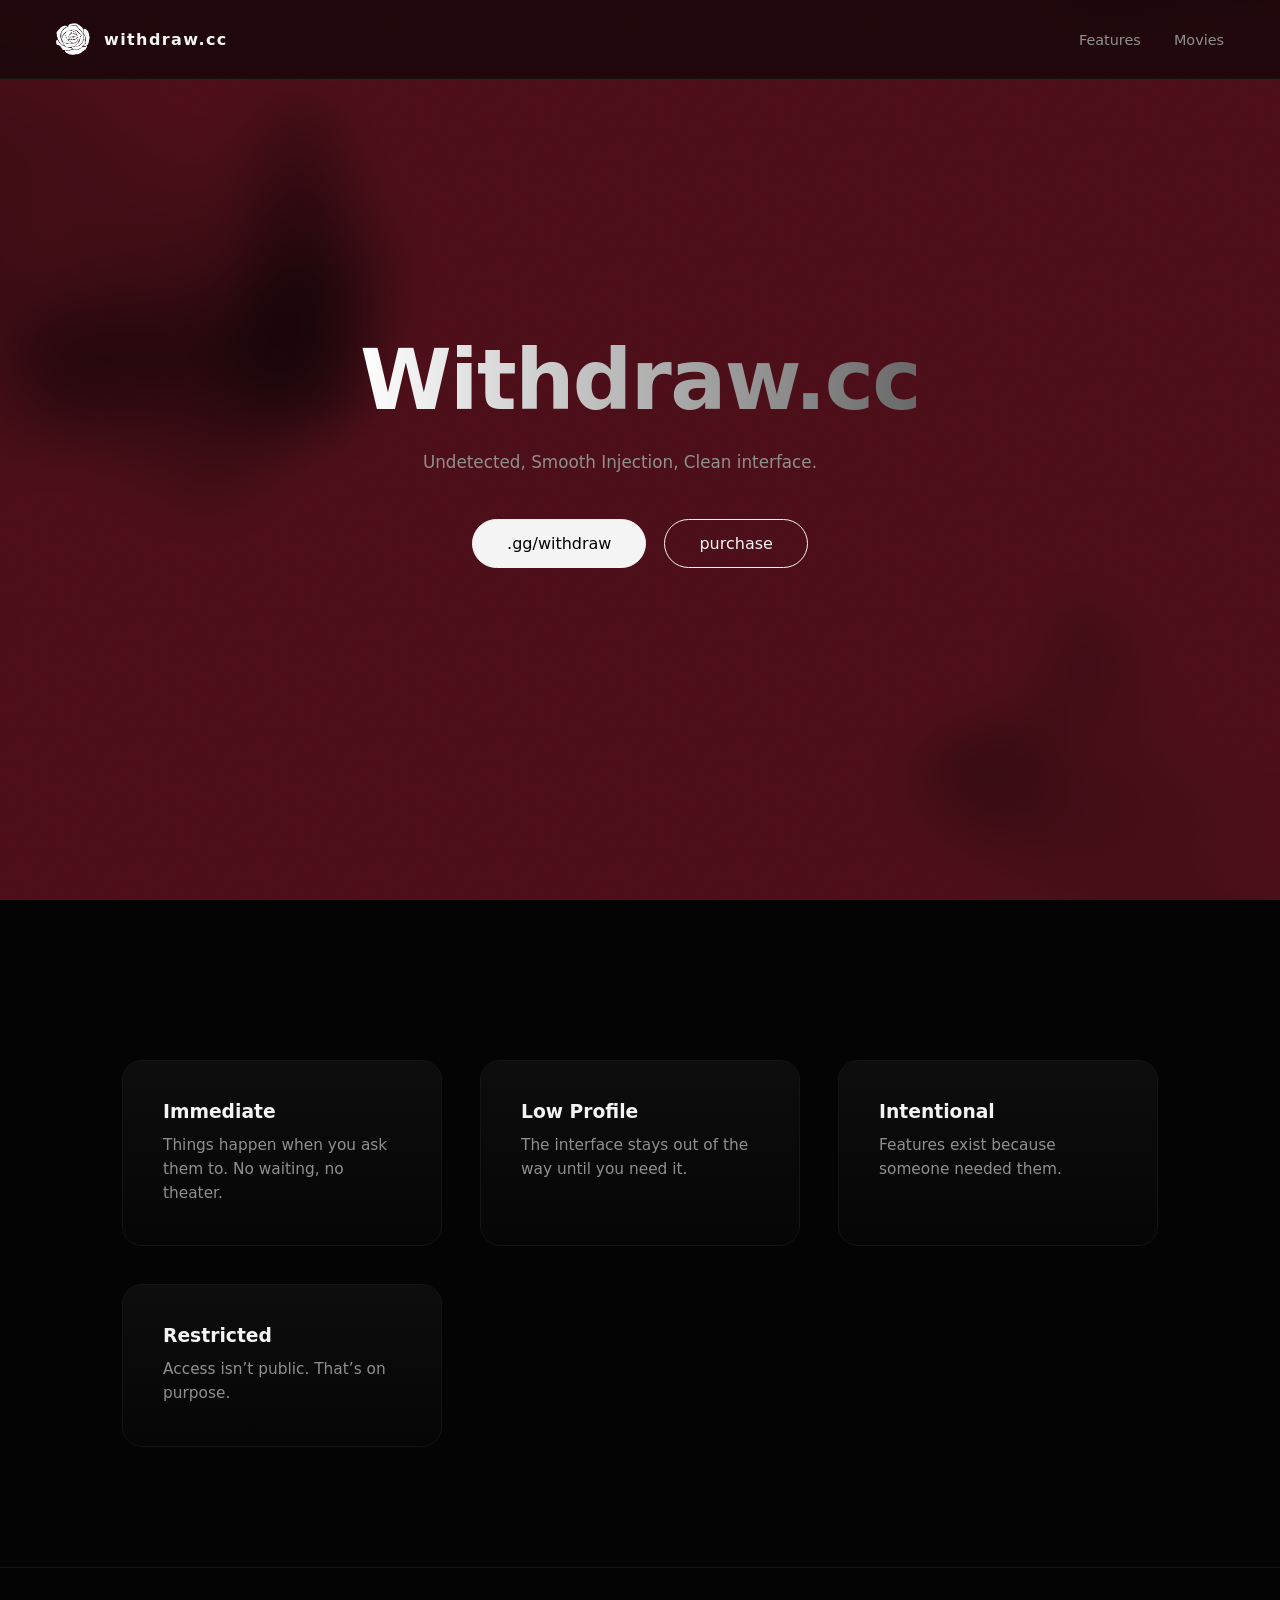
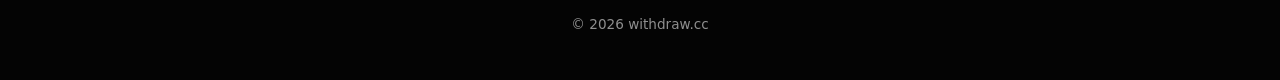
<file: index.html>
<!DOCTYPE html>
<html lang="en">
<head>
  <meta charset="UTF-8" />
  <meta name="viewport" content="width=device-width, initial-scale=1.0" />
  <title>withdraw.cc</title>
  <link rel="icon" type="image/png" sizes="32x32" href="logo.png">

  <style>
    :root {
      --bg: #040404;
      --fg: #f4f4f4;
      --muted: #8f8f8f;
      --edge: #151515;
    }

    * {
      box-sizing: border-box;
      margin: 0;
      padding: 0;
    }

    html, body {
      height: 100%;
    }

    body {
      background: var(--bg);
      color: var(--fg);
      font-family: Inter, system-ui, -apple-system, Segoe UI, sans-serif;
      overflow-x: hidden;
    }

    canvas#bg {
      position: fixed;
      inset: 0;
      z-index: -2;
    }

    body::after {
      content: "";
      position: fixed;
      inset: 0;
      pointer-events: none;
      background-image: url('data:image/svg+xml;utf8,<svg xmlns="http://www.w3.org/2000/svg" width="120" height="120"><filter id="n"><feTurbulence type="fractalNoise" baseFrequency="0.75" numOctaves="4"/></filter><rect width="100%" height="100%" filter="url(%23n)" opacity="0.04"/></svg>');
      mix-blend-mode: overlay;
      z-index: 99;
    }

    header {
      position: fixed;
      top: 0;
      left: 0;
      right: 0;
      display: flex;
      justify-content: space-between;
      align-items: center;
      padding: 22px 56px;
      backdrop-filter: blur(14px);
      background: rgba(4, 4, 4, 0.6);
      border-bottom: 1px solid var(--edge);
      z-index: 10;
    }

    .logo {
    display: flex;
    align-items: center;
    gap: 14px;
    font-weight: 700;
    letter-spacing: 1.4px;
    }

    .logo img {
      width: 34px;
      height: 34px;
      object-fit: contain;
    } 


    nav a {
      margin-left: 28px;
      color: var(--muted);
      font-size: 0.9rem;
      text-decoration: none;
    }

    main {
      perspective: 1400px;
    }

    .hero {
      min-height: 100vh;
      display: grid;
      place-items: center;
      padding: 0 32px;
    }

    .hero-inner {
      text-align: center;
      transform-style: preserve-3d;
      transition: transform 0.12s ease;
    }

    .hero h1 {
      font-size: clamp(3rem, 7vw, 5.2rem);
      font-weight: 800;
      letter-spacing: -1.6px;
    }

    .hero h1 span {
      background: linear-gradient(90deg, #fff, #666);
      -webkit-background-clip: text;
      -webkit-text-fill-color: transparent;
    }

    .hero p {
      margin-top: 20px;
      max-width: 520px;
      color: var(--muted);
      font-size: 1.05rem;
      line-height: 1.55;
    }

    .actions {
      margin-top: 44px;
      display: flex;
      gap: 18px;
      justify-content: center;
    }

    .btn {
      padding: 14px 34px;
      border-radius: 999px;
      border: 1px solid var(--fg);
      background: transparent;
      color: var(--fg);
      cursor: pointer;
      text-decoration: none;

      display: inline-flex;
      align-items: center;
      justify-content: center;

      transition: transform 0.22s ease, box-shadow 0.22s ease;
    }


    .btn.primary {
      background: var(--fg);
      color: #000;
    }

    .btn:hover {
      transform: translateY(-3px) scale(1.03);
      box-shadow: 0 18px 70px rgba(255, 255, 255, 0.1);
    }


    .features {
      max-width: 1100px;
      margin: 0 auto;
      padding: 160px 32px 120px;
      display: grid;
      grid-template-columns: repeat(auto-fit, minmax(260px, 1fr));
      gap: 38px;
    }

    .card {
      position: relative;
      padding: 40px;
      border-radius: 20px;
      background: linear-gradient(180deg, #0d0d0d, #060606);
      border: 1px solid var(--edge);
      transform-style: preserve-3d;
      transition: transform 0.22s ease, box-shadow 0.22s ease;
    }

    .card::before {
      content: "";
      position: absolute;
      inset: 0;
      border-radius: inherit;
      background: linear-gradient(120deg, transparent, rgba(255, 255, 255, 0.1), transparent);
      opacity: 0;
      transition: opacity 0.22s ease;
    }

    .card:hover {
      transform: rotateX(7deg) rotateY(-7deg) translateY(-12px);
      box-shadow: 0 40px 120px rgba(0, 0, 0, 0.95);
    }

    .card:hover::before {
      opacity: 1;
    }

    .card h3 {
      margin-bottom: 12px;
    }

    .card p {
      color: var(--muted);
      font-size: 0.96rem;
      line-height: 1.55;
    }
    
    .purchase-modal {
  position: fixed;
  inset: 0;
  background: rgba(0,0,0,0.65);
  backdrop-filter: blur(10px);
  display: grid;
  place-items: center;
  z-index: 999;
}

.purchase-modal.hidden {
  display: none;
}

.purchase-box {
  background: linear-gradient(180deg, #0d0d0d, #060606);
  border: 1px solid var(--edge);
  border-radius: 22px;
  padding: 34px 36px 30px;
  min-width: 320px;
  text-align: center;
  box-shadow: 0 40px 140px rgba(0,0,0,.9);
}

.purchase-box h3 {
  margin-bottom: 22px;
  font-size: 1.2rem;
}

.purchase-actions {
  display: flex;
  gap: 14px;
  justify-content: center;
  margin-bottom: 18px;
  flex-wrap: wrap;
}

.purchase-close {
  background: none;
  border: none;
  color: var(--muted);
  cursor: pointer;
  font-size: 0.9rem;
}

    footer {
      text-align: center;
      padding: 48px 32px;
      border-top: 1px solid var(--edge);
      color: var(--muted);
      font-size: 0.85rem;
    }
  </style>
</head>
<body>
    
    <div id="purchaseModal" class="purchase-modal hidden">
  <div class="purchase-box">
    <h3>Choose product</h3>

    <div class="purchase-actions">
      <a
        class="btn primary"
        href="https://whop.com/plotducky/withdraw-cc-plotsync/"
        target="_blank"
        rel="noopener"
      >
        Pro
      </a>

      <a
        class="btn"
        href="https://www.roblox.com/game-pass/1594085753/kuromiware"
        target="_blank"
        rel="noopener"
      >
        Lite
      </a>
    </div>

    <button class="purchase-close" id="closePurchase">Cancel</button>
  </div>
</div>

  <canvas id="bg"></canvas>

  <header>
    <div class="logo">
      <img src="logo.png" alt="withdraw logo" />
      <span>withdraw.cc</span>
    </div>

    <nav>
      <a href="/features">Features</a>
      <a href="https://www.withdraw.cc/movie">Movies</a>
    </nav>
  </header>

  <main>
    <section class="hero">
      <div class="hero-inner" id="tilt">
        <h1><span>Withdraw.cc</span><br /></h1>
        <p>Undetected, Smooth Injection, Clean interface.</p>
        <div class="actions">
        <a
          class="btn primary"
          href="https://discord.gg/6ekdp3czhc"
          target="_blank"
          rel="noopener noreferrer"
        >
          .gg/withdraw
        </a>

        <a
  class="btn"
  href="#"
  id="purchaseBtn"
>
  purchase
</a>
</div>

      </div>
    </section>

    <section class="features">
      <div class="card">
        <h3>Immediate</h3>
        <p>Things happen when you ask them to. No waiting, no theater.</p>
      </div>
      <div class="card">
        <h3>Low Profile</h3>
        <p>The interface stays out of the way until you need it.</p>
      </div>
      <div class="card">
        <h3>Intentional</h3>
        <p>Features exist because someone needed them.</p>
      </div>
      <div class="card">
        <h3>Restricted</h3>
        <p>Access isn’t public. That’s on purpose.</p>
      </div>
    </section>
  </main>

  <footer>© 2026 withdraw.cc</footer>

  <script>

    const tilt = document.getElementById('tilt');

    window.addEventListener('mousemove', (e) => {
      const x = (window.innerWidth / 2 - e.clientX) / 38;
      const y = (window.innerHeight / 2 - e.clientY) / 38;
      tilt.style.transform = `rotateY(${x}deg) rotateX(${y}deg)`;
    });

    const canvas = document.getElementById('bg');
    const gl = canvas.getContext('webgl');
    const dpr = window.devicePixelRatio || 1;

    function resize() {
      canvas.width = innerWidth * dpr;
      canvas.height = innerHeight * dpr;
      gl.viewport(0, 0, canvas.width, canvas.height);
    }

    window.addEventListener('resize', resize);
    resize();

    const vertexShaderSrc = `
      attribute vec2 p;
      void main() {
        gl_Position = vec4(p, 0.0, 1.0);
      }
    `;

    const fragmentShaderSrc = `
        precision highp float;

        uniform vec2 r;
        uniform float t;

        float hash(vec2 p) {
        return fract(sin(dot(p, vec2(127.1, 311.7))) * 43758.5453);
        }

        float noise(vec2 p) {
        vec2 i = floor(p);
        vec2 f = fract(p);
        f = f * f * (3.0 - 2.0 * f);

        return mix(
            mix(hash(i), hash(i + vec2(1.0, 0.0)), f.x),
            mix(hash(i + vec2(0.0, 1.0)), hash(i + vec2(1.0, 1.0)), f.x),
            f.y
        );
        }

        void main() {
        vec2 uv = gl_FragCoord.xy / r;
        uv -= 0.5;
        uv.x *= r.x / r.y;

        float time = t * 0.35;
        float v = 0.0;

        v += noise(uv * 1.8 + vec2(time));
        v += 0.6 * noise(uv * 3.5 - vec2(time * 1.4));
        v += 0.3 * noise(uv * 7.0 - vec2(time * 2.0));

        float glow = smoothstep(0.15, 0.85, v);
        vec3 darkMagenta = vec3(0.01, 0.005, 0.006);  
        vec3 glowMagenta = vec3(0.32, 0.06, 0.10); 



        vec3 col = mix(darkMagenta, glowMagenta, glow);

        col *= 0.92 + 0.08 * sin(t * 0.6);

        gl_FragColor = vec4(col, 1.0);
        }
        `;


    function compileShader(type, source) {
      const shader = gl.createShader(type);
      gl.shaderSource(shader, source);
      gl.compileShader(shader);
      return shader;
    }

    const program = gl.createProgram();
    gl.attachShader(program, compileShader(gl.VERTEX_SHADER, vertexShaderSrc));
    gl.attachShader(program, compileShader(gl.FRAGMENT_SHADER, fragmentShaderSrc));
    gl.linkProgram(program);
    gl.useProgram(program);

    const buffer = gl.createBuffer();
    gl.bindBuffer(gl.ARRAY_BUFFER, buffer);
    gl.bufferData(
      gl.ARRAY_BUFFER,
      new Float32Array([-1, -1, 1, -1, -1, 1, 1, 1]),
      gl.STATIC_DRAW
    );

    const positionLoc = gl.getAttribLocation(program, 'p');
    gl.enableVertexAttribArray(positionLoc);
    gl.vertexAttribPointer(positionLoc, 2, gl.FLOAT, false, 0, 0);

    const resolutionLoc = gl.getUniformLocation(program, 'r');
    const timeLoc = gl.getUniformLocation(program, 't');

    const start = performance.now();

    function draw() {
      gl.uniform2f(resolutionLoc, canvas.width, canvas.height);
      gl.uniform1f(timeLoc, (performance.now() - start) / 1000);
      gl.drawArrays(gl.TRIANGLE_STRIP, 0, 4);
      requestAnimationFrame(draw);
    }

    draw();
  </script>
  <script>
      const purchaseBtn = document.getElementById('purchaseBtn');
const purchaseModal = document.getElementById('purchaseModal');
const closePurchase = document.getElementById('closePurchase');

purchaseBtn.addEventListener('click', (e) => {
  e.preventDefault();
  purchaseModal.classList.remove('hidden');
});

closePurchase.addEventListener('click', () => {
  purchaseModal.classList.add('hidden');
});

purchaseModal.addEventListener('click', (e) => {
  if (e.target === purchaseModal) {
    purchaseModal.classList.add('hidden');
  }
});
  </script>
</body>
</html>
</file>
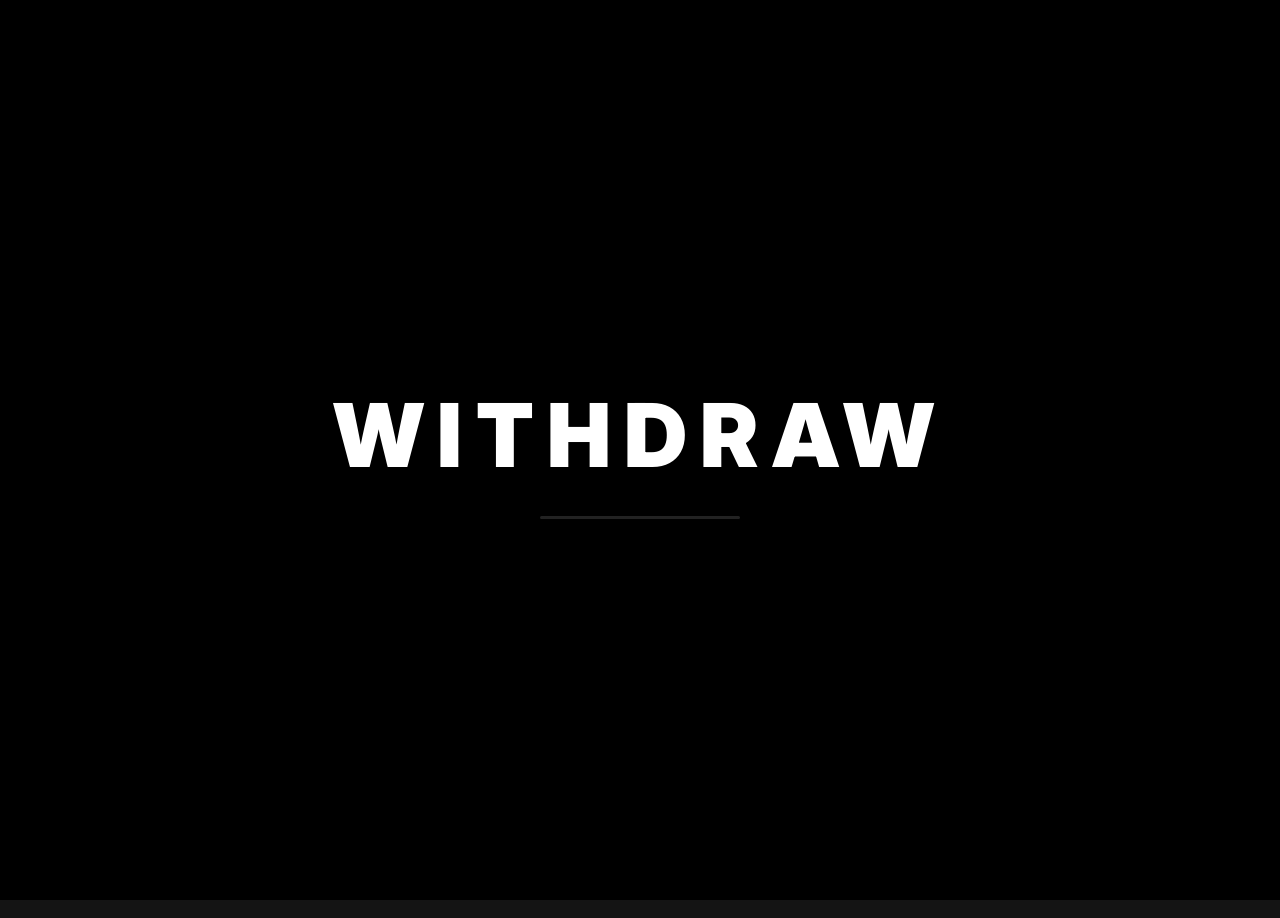
<file: movie/index.html>
<!DOCTYPE html>
<html lang="en">
<head>
  <meta charset="UTF-8" />
  <meta name="viewport" content="width=device-width, initial-scale=1.0" />
  <title>withdraw.cc</title>
  <link rel="preconnect" href="https://fonts.googleapis.com" />
  <link rel="preconnect" href="https://fonts.gstatic.com" crossorigin />
  <link href="https://fonts.googleapis.com/css2?family=Inter:wght@300;400;500;600;700;800;900&display=swap" rel="stylesheet" />
  <link rel="stylesheet" href="styles.css" />
</head>
<body>

  <div id="splash-screen">
    <div class="splash-content">
      <div class="splash-logo">WITHDRAW</div>
      <div class="splash-loader">
        <div class="splash-bar"></div>
      </div>
    </div>
  </div>

  <nav id="navbar">
    <div class="nav-left">
      <a href="index.html" class="nav-logo">WITHDRAW</a>
      <ul class="nav-links" id="nav-links">
        <li><a href="index.html" class="active">Home</a></li>
        <li><a href="search.html?type=movie">Movies</a></li>
        <li><a href="search.html?type=tv">TV Shows</a></li>
        <li><a href="#" id="my-list-nav">My List</a></li>
      </ul>
    </div>
    <div class="nav-right">
      <div class="nav-search" id="nav-search">
        <button class="search-btn" id="search-toggle" aria-label="Search">
          <svg viewBox="0 0 24 24" fill="none" stroke="currentColor" stroke-width="2">
            <circle cx="11" cy="11" r="8"/><path d="m21 21-4.35-4.35"/>
          </svg>
        </button>
        <input type="text" id="search-input" placeholder="Titles, people, genres" autocomplete="off" />
      </div>
      <button class="hamburger" id="hamburger" aria-label="Menu">
        <span></span><span></span><span></span>
      </button>
    </div>
  </nav>

  <main id="main-content" style="opacity:0; transition: opacity 0.6s ease;">

    <section id="hero" class="hero">
      <div class="hero-backdrop" id="hero-backdrop"></div>
      <div class="hero-overlay"></div>
      <div class="hero-content">
        <div class="hero-badge">Featured</div>
        <h1 class="hero-title" id="hero-title">Loading...</h1>
        <p class="hero-desc" id="hero-desc"></p>
        <div class="hero-meta" id="hero-meta"></div>
        <div class="hero-buttons">
          <button class="btn btn-primary" id="hero-play-btn">
            <svg viewBox="0 0 24 24" fill="currentColor"><polygon points="5 3 19 12 5 21 5 3"/></svg>
            Play
          </button>
          <button class="btn btn-secondary" id="hero-info-btn">
            <svg viewBox="0 0 24 24" fill="none" stroke="currentColor" stroke-width="2"><circle cx="12" cy="12" r="10"/><line x1="12" y1="8" x2="12" y2="12"/><line x1="12" y1="16" x2="12.01" y2="16"/></svg>
            More Info
          </button>
        </div>
      </div>
    </section>
    <section id="categories" class="categories">
    </section>

  </main>
  <footer class="footer">
    <div class="footer-inner">
      <span class="footer-logo">WITHDRAW</span>
    </div>
  </footer>

  <script src="script.js"></script>
</body>
</html>
</file>
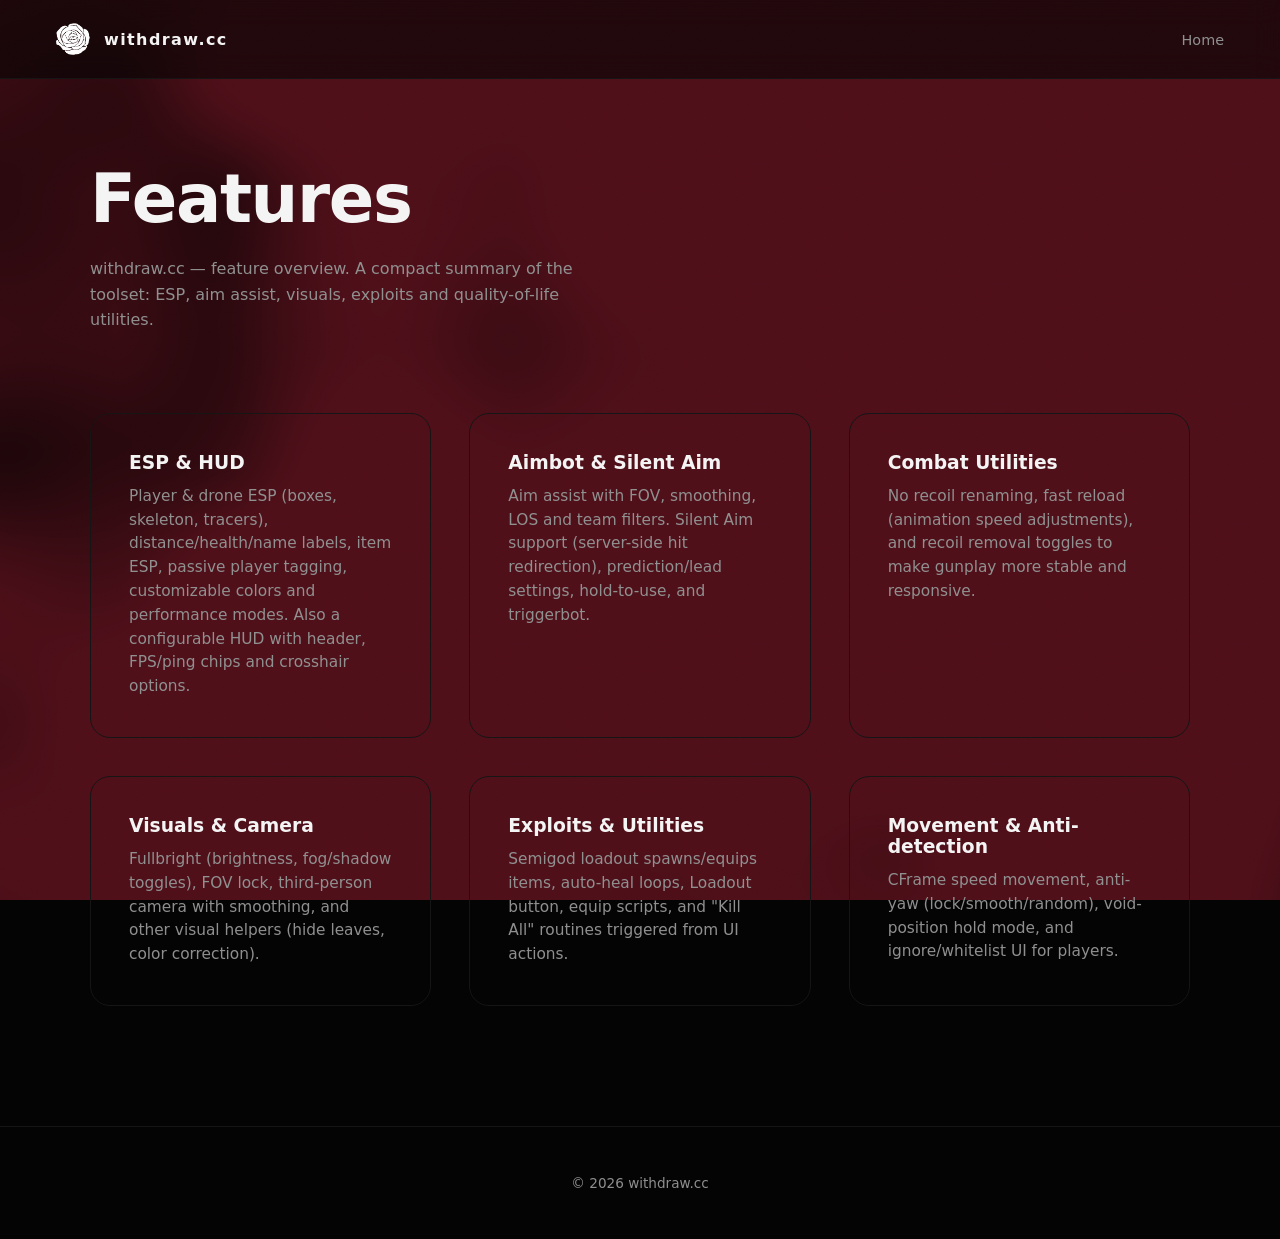
<file: features.html>
<!DOCTYPE html>
<html lang="en">
<head>
<meta charset="UTF-8" />
<meta name="viewport" content="width=device-width, initial-scale=1.0" />
<title>Features — withdraw.cc</title>
<link rel="icon" type="image/png" sizes="32x32" href="logo.png">

<style>
:root {
  --bg: #040404;
  --fg: #f4f4f4;
  --muted: #8f8f8f;
  --edge: #151515;
}

* {
  box-sizing: border-box;
  margin: 0;
  padding: 0;
}

html, body {
  height: 100%;
}

body {
  background: var(--bg);
  color: var(--fg);
  font-family: Inter, system-ui, -apple-system, Segoe UI, sans-serif;
  overflow-x: hidden;
}

canvas#bg {
  position: fixed;
  inset: 0;
  z-index: -2;
}

body::after {
  content: "";
  position: fixed;
  inset: 0;
  pointer-events: none;
  background-image: url('data:image/svg+xml;utf8,<svg xmlns="http://www.w3.org/2000/svg" width="120" height="120"><filter id="n"><feTurbulence type="fractalNoise" baseFrequency="0.75" numOctaves="4"/></filter><rect width="100%" height="100%" filter="url(%23n)" opacity="0.04"/></svg>');
  mix-blend-mode: overlay;
  z-index: 99;
}

header {
  position: fixed;
  inset: 0 0 auto 0;
  display: flex;
  justify-content: space-between;
  align-items: center;
  padding: 22px 56px;
  backdrop-filter: blur(14px);
  background: rgba(4,4,4,0.6);
  border-bottom: 1px solid var(--edge);
  z-index: 10;
}

.logo {
  display: flex;
  align-items: center;
  gap: 14px;
  font-weight: 700;
  letter-spacing: 1.4px;
}

.logo img {
  width: 34px;
  height: 34px;
}

nav a {
  margin-left: 28px;
  color: var(--muted);
  font-size: 0.9rem;
  text-decoration: none;
}

main {
  perspective: 1400px;
}

.page {
  min-height: 100vh;
  padding: 160px 32px 120px;
  display: grid;
  place-items: center;
}

.page-inner {
  max-width: 1100px;
  width: 100%;
  transform-style: preserve-3d;
  transition: transform 0.12s ease;
}

.page-inner h1 {
  font-size: clamp(2.6rem, 6vw, 4.2rem);
  font-weight: 800;
  letter-spacing: -1.4px;
}

.page-inner p.lead {
  margin-top: 18px;
  max-width: 520px;
  color: var(--muted);
  line-height: 1.6;
}

.features {
  margin-top: 80px;
  display: grid;
  grid-template-columns: repeat(auto-fit, minmax(280px, 1fr));
  gap: 38px;
}

.card {
  border-radius: 20px;
  border: 1px solid var(--edge);
  background: transparent;
  perspective: 1000px;
}

.card-inner {
  padding: 38px;
  border-radius: 18px;
  background: transparent;

  transform-style: preserve-3d;
  transition:
    transform 0.22s ease,
    box-shadow 0.22s ease,
    background 0.22s ease;
}

.card:hover .card-inner {
  background: #ffffff;
  transform: rotateX(6deg) rotateY(-6deg) translateY(-10px);
  box-shadow: 0 40px 120px rgba(0,0,0,0.95);
}

.card:hover {
  border-color: #ffffff;
}

.card h3 {
  margin-bottom: 12px;
  transition: color 0.22s ease;
}

.card p {
  color: var(--muted);
  font-size: 0.96rem;
  line-height: 1.55;
  transition: color 0.22s ease;
}

.card:hover h3,
.card:hover p {
  color: #000;
}

footer {
  text-align: center;
  padding: 48px 32px;
  border-top: 1px solid var(--edge);
  color: var(--muted);
  font-size: 0.85rem;
}
</style>
</head>

<body>

<canvas id="bg"></canvas>

<header>
  <div class="logo">
    <img src="logo.png" />
    <span>withdraw.cc</span>
  </div>
  <nav>
    <a href="index">Home</a>
  </nav>
</header>

<main>
<section class="page">
  <div class="page-inner" id="tilt">
  <h1>Features</h1>
  <p class="lead">
    withdraw.cc — feature overview. A compact summary of the toolset:
    ESP, aim assist, visuals, exploits and quality-of-life utilities.
  </p>

  <div class="features">
    <div class="card" data-feature="esp"><div class="card-inner">
      <h3>ESP & HUD</h3>
      <p>
        Player & drone ESP (boxes, skeleton, tracers), distance/health/name
        labels, item ESP, passive player tagging, customizable colors and
        performance modes. Also a configurable HUD with header, FPS/ping
        chips and crosshair options.
      </p>
      <p class="detail" style="display:none;">
        - Player boxes, corner boxes, filled boxes, skeleton lines<br>
        - Tracers originating from bottom/center/mouse<br>
        - Passive player detection & (P) tag, team colors, LOS-only mode<br>
        - Drone ESP with labels and tracers; item/tool text; FPS/ping header
      </p>
    </div></div>

    <div class="card" data-feature="aim"><div class="card-inner">
      <h3>Aimbot & Silent Aim</h3>
      <p>
        Aim assist with FOV, smoothing, LOS and team filters. Silent Aim
        support (server-side hit redirection), prediction/lead settings,
        hold-to-use, and triggerbot.
      </p>
      <p class="detail" style="display:none;">
        - Target part selection (Head / HumanoidRootPart)<br>
        - Velocity prediction, bullet speed, lead strength<br>
        - Silent Aim meta-hooks and mouse overrides for stealth targeting<br>
        - Triggerbot with configurable delay, hold-to-use and filters
      </p>
    </div></div>

    <div class="card" data-feature="combat"><div class="card-inner">
      <h3>Combat Utilities</h3>
      <p>
        No recoil renaming, fast reload (animation speed adjustments), and
        recoil removal toggles to make gunplay more stable and responsive.
      </p>
      <p class="detail" style="display:none;">
        - Rename/remove "Recoil" tags on weapons<br>
        - Auto-detect reload animations and speed them up<br>
        - Toggleable, safe-ish connections and revert logic
      </p>
    </div></div>

    <div class="card" data-feature="visuals"><div class="card-inner">
      <h3>Visuals & Camera</h3>
      <p>
        Fullbright (brightness, fog/shadow toggles), FOV lock, third-person
        camera with smoothing, and other visual helpers (hide leaves, color
        correction).
      </p>
      <p class="detail" style="display:none;">
        - Fullbright with saved state and optional color correction<br>
        - FOV lock/watch to prevent camera scripts from overriding value<br>
        - Smooth third-person camera with unlock mouse option
      </p>
    </div></div>

    <div class="card" data-feature="utility"><div class="card-inner">
      <h3>Exploits & Utilities</h3>
      <p>
        Semigod loadout spawns/equips items, auto-heal loops, Loadout button,
        equip scripts, and "Kill All" routines triggered from UI actions.
      </p>
      <p class="detail" style="display:none;">
        - Command-based spawn/equip sequences and automatic equip emulation<br>
        - Auto-heal loops (medkit/wrench use) and item equip helpers (VIM)<br>
        - Convenience: equip loadout button, force spawn commands
      </p>
    </div></div>

    <div class="card" data-feature="misc"><div class="card-inner">
      <h3>Movement & Anti-detection</h3>
      <p>
        CFrame speed movement, anti-yaw (lock/smooth/random), void-position
        hold mode, and ignore/whitelist UI for players.
      </p>
      <p class="detail" style="display:none;">
        - CFrame-speed movement (configurable), void freeze at camera XY<br>
        - Anti-yaw modes to keep HumanoidRootPart orientation stable<br>
        - Whitelist/ignore management integrated into settings
      </p>
    </div></div>
  </div>
</div>
</section>
</main>

<footer>© 2026 withdraw.cc</footer>

<script>
const tilt = document.getElementById('tilt');
window.addEventListener('mousemove', e => {
  const x = (innerWidth / 2 - e.clientX) / 42;
  const y = (innerHeight / 2 - e.clientY) / 42;
  tilt.style.transform = `rotateY(${x}deg) rotateX(${y}deg)`;
});

const canvas = document.getElementById('bg');
const gl = canvas.getContext('webgl');
const dpr = window.devicePixelRatio || 1;

function resize() {
  canvas.width = innerWidth * dpr;
  canvas.height = innerHeight * dpr;
  gl.viewport(0,0,canvas.width,canvas.height);
}
window.addEventListener('resize', resize);
resize();

const vs = `
attribute vec2 p;
void main(){gl_Position=vec4(p,0,1);}
`;

const fs = `
precision highp float;
uniform vec2 r;
uniform float t;

float hash(vec2 p){return fract(sin(dot(p,vec2(127.1,311.7)))*43758.5453);}
float noise(vec2 p){
 vec2 i=floor(p),f=fract(p);
 f=f*f*(3.-2.*f);
 return mix(
  mix(hash(i),hash(i+vec2(1,0)),f.x),
  mix(hash(i+vec2(0,1)),hash(i+vec2(1,1)),f.x),
  f.y);
}

void main(){
 vec2 uv=gl_FragCoord.xy/r-.5;
 uv.x*=r.x/r.y;
 float time=t*.35;
 float v=0.;
 v+=noise(uv*1.8+time);
 v+=.6*noise(uv*3.5-time*1.4);
 v+=.3*noise(uv*7.-time*2.);
 float g=smoothstep(.15,.85,v);
 vec3 a=vec3(.01,.005,.006);
 vec3 b=vec3(.32,.06,.10);
 vec3 c=mix(a,b,g);
 c*=.92+.08*sin(t*.6);
 gl_FragColor=vec4(c,1);
}
`;

function sh(type,src){
 const s=gl.createShader(type);
 gl.shaderSource(s,src);
 gl.compileShader(s);
 return s;
}

const prog=gl.createProgram();
gl.attachShader(prog,sh(gl.VERTEX_SHADER,vs));
gl.attachShader(prog,sh(gl.FRAGMENT_SHADER,fs));
gl.linkProgram(prog);
gl.useProgram(prog);

const buf=gl.createBuffer();
gl.bindBuffer(gl.ARRAY_BUFFER,buf);
gl.bufferData(gl.ARRAY_BUFFER,new Float32Array([-1,-1,1,-1,-1,1,1,1]),gl.STATIC_DRAW);

const loc=gl.getAttribLocation(prog,'p');
gl.enableVertexAttribArray(loc);
gl.vertexAttribPointer(loc,2,gl.FLOAT,false,0,0);

const rLoc=gl.getUniformLocation(prog,'r');
const tLoc=gl.getUniformLocation(prog,'t');
const start=performance.now();

(function draw(){
 gl.uniform2f(rLoc,canvas.width,canvas.height);
 gl.uniform1f(tLoc,(performance.now()-start)/1000);
 gl.drawArrays(gl.TRIANGLE_STRIP,0,4);
 requestAnimationFrame(draw);
})();
</script>

</body>
</html>
</file>
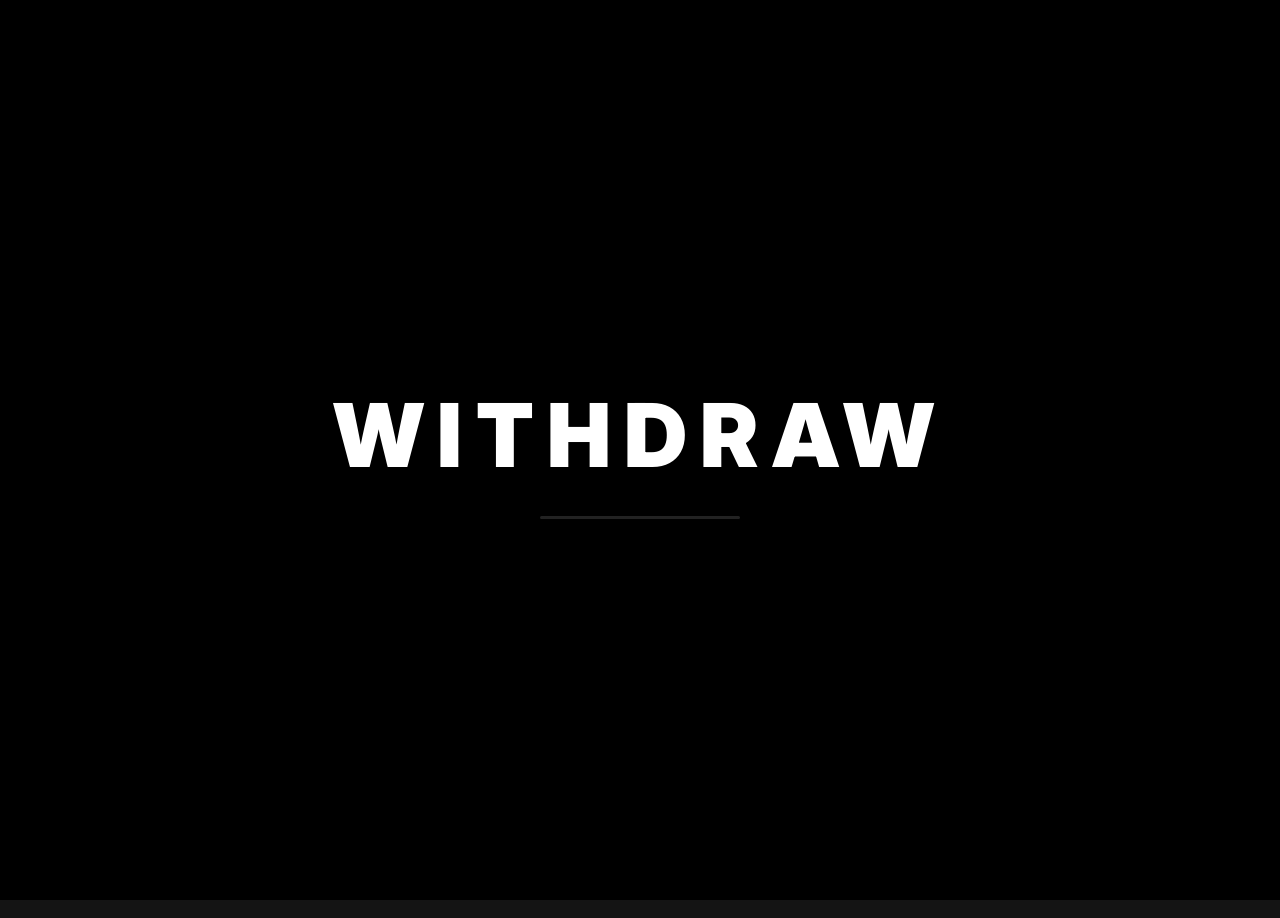
<file: movie/movie.html>
<!DOCTYPE html>
<html lang="en">
<head>
  <meta charset="UTF-8" />
  <meta name="viewport" content="width=device-width, initial-scale=1.0" />
  <title>withdraw.cc</title>
  <link rel="preconnect" href="https://fonts.googleapis.com" />
  <link rel="preconnect" href="https://fonts.gstatic.com" crossorigin />
  <link href="https://fonts.googleapis.com/css2?family=Inter:wght@300;400;500;600;700;800;900&display=swap" rel="stylesheet" />
  <link rel="stylesheet" href="styles.css" />
</head>
<body class="detail-page">

  <!-- ===== NAVBAR ===== -->
  <nav id="navbar" class="navbar-solid">
    <div class="nav-left">
      <a href="index.html" class="nav-logo">WITHDRAW</a>
      <ul class="nav-links">
        <li><a href="index.html">Home</a></li>
        <li><a href="search.html?type=movie" class="active">Movies</a></li>
        <li><a href="search.html?type=tv">TV Shows</a></li>
        <li><a href="index.html#my-list">My List</a></li>
      </ul>
    </div>
    <div class="nav-right">
      <div class="nav-search" id="nav-search">
        <button class="search-btn" id="search-toggle" aria-label="Search">
          <svg viewBox="0 0 24 24" fill="none" stroke="currentColor" stroke-width="2">
            <circle cx="11" cy="11" r="8"/><path d="m21 21-4.35-4.35"/>
          </svg>
        </button>
        <input type="text" id="search-input" placeholder="Titles, people, genres" autocomplete="off" />
      </div>
      <button class="hamburger" id="hamburger" aria-label="Menu">
        <span></span><span></span><span></span>
      </button>
    </div>
  </nav>

  <!-- ===== MOVIE DETAIL ===== -->
  <main class="detail-main">

    <!-- Backdrop + Hero -->
    <div class="detail-backdrop-wrap" id="detail-backdrop-wrap">
      <div class="detail-backdrop" id="detail-backdrop"></div>
      <div class="detail-backdrop-overlay"></div>
    </div>

    <div class="detail-content container">
      <!-- Back Button -->
      <a href="javascript:history.back()" class="back-btn">
        <svg viewBox="0 0 24 24" fill="none" stroke="currentColor" stroke-width="2.5"><polyline points="15 18 9 12 15 6"/></svg>
        Back
      </a>

      <!-- Title & Meta -->
      <div class="detail-header" id="detail-header">
        <div class="skeleton-title skeleton"></div>
        <div class="skeleton-text skeleton"></div>
      </div>

      <!-- Player -->
      <div class="player-section">
        <div class="player-container" id="player-container">
          <div class="player-loading">
            <div class="spinner"></div>
            <p>Loading player…</p>
          </div>
        </div>
      </div>

      <!-- Detail Info -->
      <div class="detail-info" id="detail-info"></div>

      <!-- Cast -->
      <section class="detail-section" id="cast-section" style="display:none">
        <h2 class="section-title">Cast</h2>
        <div class="cast-row" id="cast-row"></div>
      </section>

      <!-- Similar Movies -->
      <section class="detail-section" id="similar-section" style="display:none">
        <h2 class="section-title">You May Also Like</h2>
        <div class="row-track" id="similar-row"></div>
      </section>

    </div>
  </main>

  <!-- ===== FOOTER ===== -->
  <footer class="footer">
    <div class="footer-inner">
      <span class="footer-logo">WITHDRAW</span>
    </div>
  </footer>

  <script src="script.js"></script>
</body>
</html>
</file>
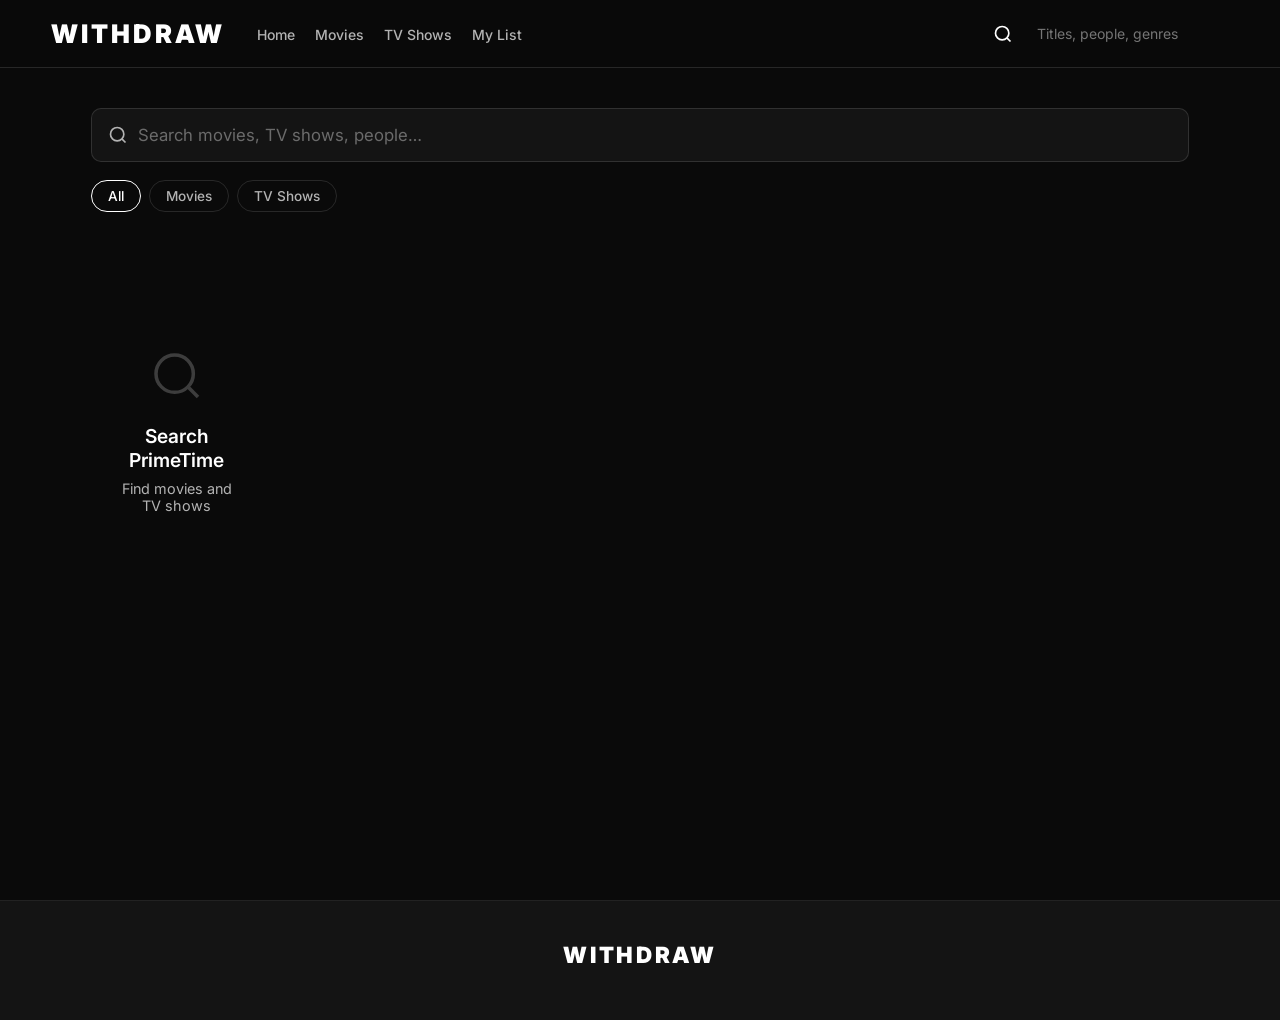
<file: movie/search.html>
<!DOCTYPE html>
<html lang="en">
<head>
  <meta charset="UTF-8" />
  <meta name="viewport" content="width=device-width, initial-scale=1.0" />
  <title>withraw.cc</title>
  <link rel="preconnect" href="https://fonts.googleapis.com" />
  <link rel="preconnect" href="https://fonts.gstatic.com" crossorigin />
  <link href="https://fonts.googleapis.com/css2?family=Inter:wght@300;400;500;600;700;800;900&display=swap" rel="stylesheet" />
  <link rel="stylesheet" href="styles.css" />
</head>
<body class="search-page">

  <!-- ===== NAVBAR ===== -->
  <nav id="navbar" class="navbar-solid">
    <div class="nav-left">
      <a href="index.html" class="nav-logo">WITHDRAW</a>
      <ul class="nav-links">
        <li><a href="index.html">Home</a></li>
        <li><a href="search.html?type=movie">Movies</a></li>
        <li><a href="search.html?type=tv">TV Shows</a></li>
        <li><a href="index.html#my-list">My List</a></li>
      </ul>
    </div>
    <div class="nav-right">
      <div class="nav-search nav-search--open" id="nav-search">
        <button class="search-btn" id="search-toggle" aria-label="Search">
          <svg viewBox="0 0 24 24" fill="none" stroke="currentColor" stroke-width="2">
            <circle cx="11" cy="11" r="8"/><path d="m21 21-4.35-4.35"/>
          </svg>
        </button>
        <input type="text" id="search-input" placeholder="Titles, people, genres" autocomplete="off" autofocus />
      </div>
      <button class="hamburger" id="hamburger" aria-label="Menu">
        <span></span><span></span><span></span>
      </button>
    </div>
  </nav>

  <!-- ===== SEARCH MAIN ===== -->
  <main class="search-main container">

    <div class="search-header">
      <div class="search-bar-wrap">
        <svg class="search-bar-icon" viewBox="0 0 24 24" fill="none" stroke="currentColor" stroke-width="2">
          <circle cx="11" cy="11" r="8"/><path d="m21 21-4.35-4.35"/>
        </svg>
        <input type="text" id="main-search-input" class="search-bar-input" placeholder="Search movies, TV shows, people…" autocomplete="off" />
        <button class="search-clear" id="search-clear" aria-label="Clear" style="display:none">
          <svg viewBox="0 0 24 24" fill="none" stroke="currentColor" stroke-width="2"><line x1="18" y1="6" x2="6" y2="18"/><line x1="6" y1="6" x2="18" y2="18"/></svg>
        </button>
      </div>
      <div class="search-filters">
        <button class="filter-btn active" data-filter="all">All</button>
        <button class="filter-btn" data-filter="movie">Movies</button>
        <button class="filter-btn" data-filter="tv">TV Shows</button>
      </div>
    </div>

    <div id="search-status" class="search-status"></div>
    <div id="search-results" class="search-results-grid"></div>

  </main>

  <!-- ===== FOOTER ===== -->
  <footer class="footer">
    <div class="footer-inner">
      <span class="footer-logo">WITHDRAW</span>
      
    </div>
  </footer>

  <script src="script.js"></script>
</body>
</html>
</file>
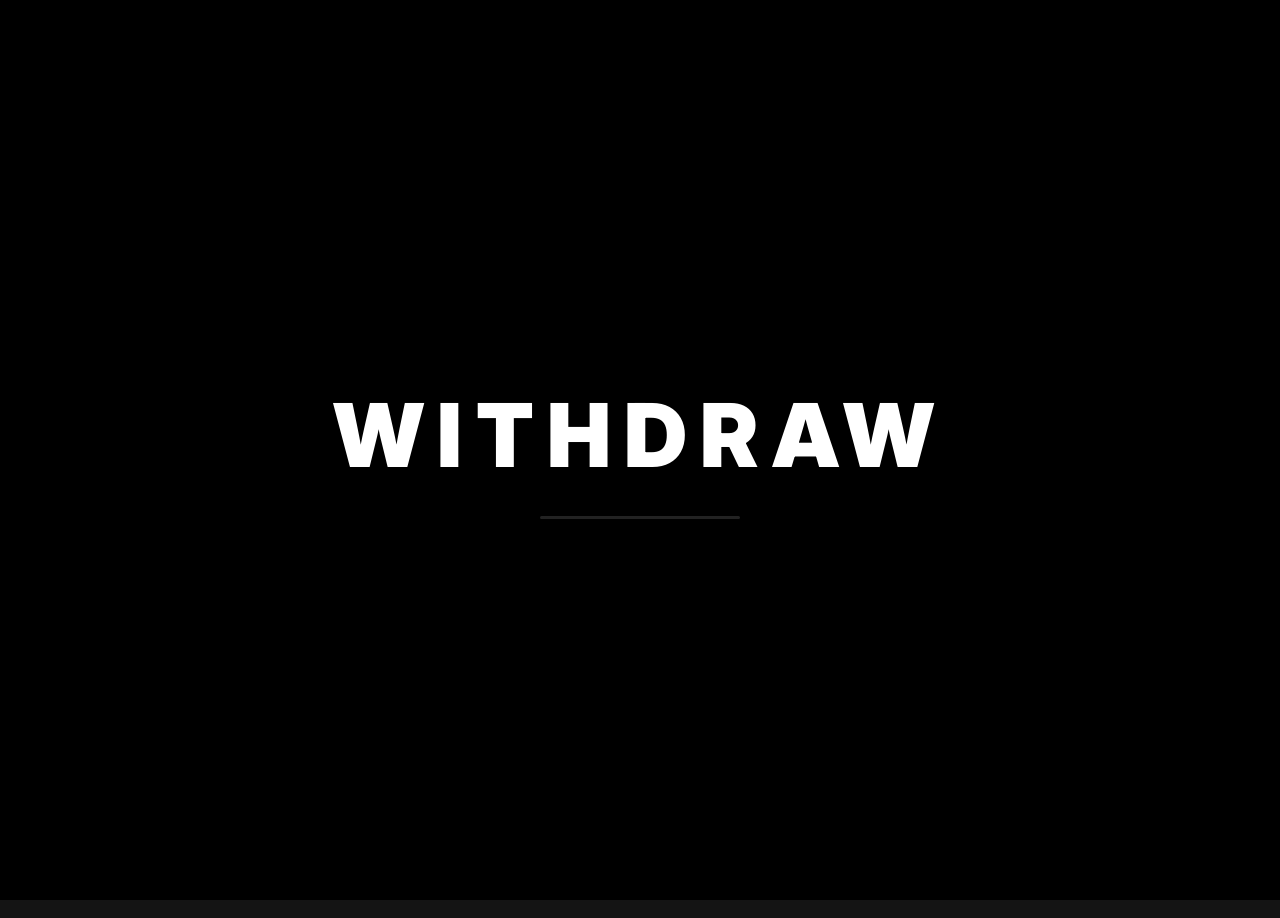
<file: movie/tv.html>
<!DOCTYPE html>
<html lang="en">
<head>
  <meta charset="UTF-8" />
  <meta name="viewport" content="width=device-width, initial-scale=1.0" />
  <title>withdraw.cc</title>
  <link rel="preconnect" href="https://fonts.googleapis.com" />
  <link rel="preconnect" href="https://fonts.gstatic.com" crossorigin />
  <link href="https://fonts.googleapis.com/css2?family=Inter:wght@300;400;500;600;700;800;900&display=swap" rel="stylesheet" />
  <link rel="stylesheet" href="styles.css" />
</head>
<body class="detail-page">

  <!-- ===== NAVBAR ===== -->
  <nav id="navbar" class="navbar-solid">
    <div class="nav-left">
      <a href="index.html" class="nav-logo">WITHDRAW</a>
      <ul class="nav-links">
        <li><a href="index.html">Home</a></li>
        <li><a href="search.html?type=movie">Movies</a></li>
        <li><a href="search.html?type=tv" class="active">TV Shows</a></li>
        <li><a href="index.html#my-list">My List</a></li>
      </ul>
    </div>
    <div class="nav-right">
      <div class="nav-search" id="nav-search">
        <button class="search-btn" id="search-toggle" aria-label="Search">
          <svg viewBox="0 0 24 24" fill="none" stroke="currentColor" stroke-width="2">
            <circle cx="11" cy="11" r="8"/><path d="m21 21-4.35-4.35"/>
          </svg>
        </button>
        <input type="text" id="search-input" placeholder="Titles, people, genres" autocomplete="off" />
      </div>
      <button class="hamburger" id="hamburger" aria-label="Menu">
        <span></span><span></span><span></span>
      </button>
    </div>
  </nav>

  <!-- ===== TV DETAIL ===== -->
  <main class="detail-main">

    <!-- Backdrop + Hero -->
    <div class="detail-backdrop-wrap" id="detail-backdrop-wrap">
      <div class="detail-backdrop" id="detail-backdrop"></div>
      <div class="detail-backdrop-overlay"></div>
    </div>

    <div class="detail-content container">
      <!-- Back Button -->
      <a href="javascript:history.back()" class="back-btn">
        <svg viewBox="0 0 24 24" fill="none" stroke="currentColor" stroke-width="2.5"><polyline points="15 18 9 12 15 6"/></svg>
        Back
      </a>

      <!-- Title & Meta -->
      <div class="detail-header" id="detail-header">
        <div class="skeleton-title skeleton"></div>
        <div class="skeleton-text skeleton"></div>
      </div>

      <!-- Player -->
      <div class="player-section">
        <div class="player-container" id="player-container">
          <div class="player-loading">
            <div class="spinner"></div>
            <p>Loading player…</p>
          </div>
        </div>
      </div>

      <!-- Season / Episode Selector -->
      <div class="episode-selector" id="episode-selector" style="display:none">
        <div class="season-selector-row">
          <h2 class="section-title" style="margin:0">Episodes</h2>
          <select id="season-select" class="season-dropdown"></select>
        </div>
        <div class="episodes-grid" id="episodes-grid"></div>
      </div>

      <!-- Detail Info -->
      <div class="detail-info" id="detail-info"></div>

      <!-- Cast -->
      <section class="detail-section" id="cast-section" style="display:none">
        <h2 class="section-title">Cast</h2>
        <div class="cast-row" id="cast-row"></div>
      </section>

      <!-- Similar Shows -->
      <section class="detail-section" id="similar-section" style="display:none">
        <h2 class="section-title">You May Also Like</h2>
        <div class="row-track" id="similar-row"></div>
      </section>

    </div>
  </main>

  <!-- ===== FOOTER ===== -->
  <footer class="footer">
    <div class="footer-inner">
      <span class="footer-logo">WITHDRAW</span>
    </div>
  </footer>

  <script src="script.js"></script>
</body>
</html>
</file>
<file: movie/styles.css>
/* ============================================================
   PrimeTime — styles.css
   Black & Purple Netflix-Style Theme
   ============================================================ */

/* ---- Reset & Base ---- */
*, *::before, *::after { box-sizing: border-box; margin: 0; padding: 0; }

:root {
  /* MONOCHROME THEME */
  --accent:        #ffffff;
  --accent-dim:    #d4d4d4;
  --accent-soft:   #888888;

  --bg:            #000000;
  --bg2:           #0a0a0a;
  --bg3:           #141414;
  --bg4:           #1c1c1c;

  --surface:       #222222;
  --surface2:      #2c2c2c;

  --text:          #ffffff;
  --text-muted:    #b3b3b3;
  --text-dim:      #6b6b6b;

  --border:        rgba(255,255,255,0.12);

  --nav-height:    68px;
  --radius:        10px;
  --radius-sm:     6px;
  --transition:    0.3s ease;
}

html { scroll-behavior: smooth; }

body {
  font-family: 'Inter', -apple-system, BlinkMacSystemFont, sans-serif;
  background: var(--bg);
  color: var(--text);
  overflow-x: hidden;
  min-height: 100vh;
}

a { color: inherit; text-decoration: none; }
img { display: block; max-width: 100%; }
button { cursor: pointer; border: none; background: none; font-family: inherit; }
ul { list-style: none; }

/* Custom Scrollbar */
::-webkit-scrollbar { width: 6px; height: 6px; }
::-webkit-scrollbar-track { background: var(--bg3); }
::-webkit-scrollbar-thumb { background: var(--purple-dark); border-radius: 99px; }
::-webkit-scrollbar-thumb:hover { background: var(--purple); }

/* ============================================================
   SPLASH SCREEN
   ============================================================ */
#splash-screen {
  position: fixed;
  inset: 0;
  z-index: 9999;
  background: var(--bg);
  display: flex;
  align-items: center;
  justify-content: center;
  transition: opacity 0.8s ease;
}

#splash-screen.fade-out {
  opacity: 0;
  pointer-events: none;
}

.splash-content {
  text-align: center;
  display: flex;
  flex-direction: column;
  align-items: center;
  gap: 16px;
}

.splash-logo {
  font-size: clamp(2.5rem, 8vw, 5.5rem);
  font-weight: 900;
  letter-spacing: 0.15em;
  color: var(--purple);
  animation: logoPulse 1.5s ease-in-out infinite alternate;
  text-shadow:
    0 0 20px var(--purple-glow),
    0 0 60px var(--purple-glow),
    0 0 120px rgba(139, 92, 246, 0.3);
}

@keyframes logoPulse {
  from {
    text-shadow:
      0 0 10px var(--purple-glow),
      0 0 40px var(--purple-glow),
      0 0 80px rgba(139, 92, 246, 0.25);
    opacity: 0.85;
  }
  to {
    text-shadow:
      0 0 30px var(--purple-glow),
      0 0 80px var(--purple-glow),
      0 0 160px rgba(139, 92, 246, 0.5);
    opacity: 1;
  }
}

.splash-tagline {
  color: var(--text-muted);
  font-size: 1rem;
  font-weight: 400;
  letter-spacing: 0.25em;
  text-transform: uppercase;
  animation: fadeInUp 0.8s ease 0.4s both;
}

.splash-loader {
  width: 200px;
  height: 3px;
  background: var(--surface);
  border-radius: 99px;
  overflow: hidden;
  margin-top: 12px;
  animation: fadeInUp 0.8s ease 0.6s both;
}

.splash-bar {
  height: 100%;
  width: 0%;
  background: linear-gradient(90deg, var(--purple-dark), var(--purple), var(--purple-light));
  border-radius: 99px;
  animation: loadBar 2.8s cubic-bezier(0.4, 0, 0.2, 1) forwards;
}

@keyframes loadBar {
  0%   { width: 0%; }
  40%  { width: 55%; }
  70%  { width: 75%; }
  90%  { width: 90%; }
  100% { width: 100%; }
}

@keyframes fadeInUp {
  from { opacity: 0; transform: translateY(20px); }
  to   { opacity: 1; transform: translateY(0); }
}

/* ============================================================
   NAVBAR
   ============================================================ */
#navbar {
  position: fixed;
  top: 0; left: 0; right: 0;
  z-index: 100;
  height: var(--nav-height);
  display: flex;
  align-items: center;
  justify-content: space-between;
  padding: 0 4%;
  transition: background var(--transition), backdrop-filter var(--transition);
  background: linear-gradient(180deg, rgba(0,0,0,0.85) 0%, transparent 100%);
}

#navbar.scrolled,
#navbar.navbar-solid {
  background: rgba(10, 10, 10, 0.96);
  backdrop-filter: blur(12px);
  -webkit-backdrop-filter: blur(12px);
  border-bottom: 1px solid var(--border);
}

.nav-left {
  display: flex;
  align-items: center;
  gap: 32px;
}

.nav-logo {
  font-size: 1.6rem;
  font-weight: 900;
  letter-spacing: 0.12em;
  color: var(--purple);
  text-shadow: 0 0 20px var(--purple-glow-sm);
  white-space: nowrap;
}

.nav-links {
  display: flex;
  gap: 20px;
}

.nav-links a {
  color: var(--text-muted);
  font-size: 0.875rem;
  font-weight: 500;
  transition: color var(--transition);
  white-space: nowrap;
}

.nav-links a:hover,
.nav-links a.active {
  color: var(--text);
}

.nav-right {
  display: flex;
  align-items: center;
  gap: 16px;
}

/* Search */
.nav-search {
  display: flex;
  align-items: center;
  gap: 8px;
}

.search-btn {
  color: var(--text);
  width: 36px;
  height: 36px;
  display: flex;
  align-items: center;
  justify-content: center;
  transition: color var(--transition);
}

.search-btn svg { width: 20px; height: 20px; }
.search-btn:hover { color: var(--purple-light); }

#search-input {
  width: 0;
  opacity: 0;
  border: none;
  background: transparent;
  color: var(--text);
  font-size: 0.875rem;
  font-family: inherit;
  outline: none;
  transition: width 0.35s ease, opacity 0.35s ease;
  padding: 6px 0;
}

.nav-search.open #search-input,
.nav-search--open #search-input {
  width: 200px;
  opacity: 1;
  border-bottom: 1px solid var(--purple);
  padding: 6px 8px;
}

/* Hamburger */
.hamburger {
  display: none;
  flex-direction: column;
  gap: 5px;
  padding: 4px;
}

.hamburger span {
  display: block;
  width: 22px;
  height: 2px;
  background: var(--text);
  border-radius: 2px;
  transition: var(--transition);
}

/* Mobile nav overlay */
.nav-links.mobile-open {
  display: flex !important;
  flex-direction: column;
  position: fixed;
  top: var(--nav-height);
  left: 0; right: 0;
  background: rgba(10, 10, 10, 0.98);
  backdrop-filter: blur(12px);
  padding: 20px 4%;
  gap: 12px;
  border-bottom: 1px solid var(--border);
  z-index: 99;
}

/* ============================================================
   HERO / BILLBOARD
   ============================================================ */
.hero {
  position: relative;
  height: 82vh;
  min-height: 500px;
  display: flex;
  align-items: flex-end;
  overflow: hidden;
}

.hero-backdrop {
  position: absolute;
  inset: 0;
  background-size: cover;
  background-position: center top;
  background-repeat: no-repeat;
  transform: scale(1.04);
  transition: opacity 0.6s ease;
}

.hero-overlay {
  position: absolute;
  inset: 0;
  background: linear-gradient(
    to bottom,
    rgba(0,0,0,0.1) 0%,
    rgba(0,0,0,0.3) 40%,
    rgba(0,0,0,0.85) 80%,
    rgba(0,0,0,1) 100%
  );
}

.hero-content {
  position: relative;
  z-index: 1;
  padding: 0 4% 60px;
  max-width: 600px;
  animation: fadeInUp 0.8s ease both;
}

.hero-badge {
  display: inline-block;
  background: linear-gradient(135deg, var(--purple-dark), var(--purple));
  color: #fff;
  font-size: 0.75rem;
  font-weight: 600;
  letter-spacing: 0.08em;
  padding: 4px 12px;
  border-radius: 99px;
  margin-bottom: 16px;
  text-transform: uppercase;
}

.hero-title {
  font-size: clamp(2rem, 5vw, 3.5rem);
  font-weight: 800;
  line-height: 1.1;
  margin-bottom: 14px;
  text-shadow: 0 2px 8px rgba(0,0,0,0.6);
}

.hero-desc {
  font-size: 0.95rem;
  color: #d1d5db;
  line-height: 1.65;
  margin-bottom: 14px;
  display: -webkit-box;
  -webkit-line-clamp: 3;
  -webkit-box-orient: vertical;
  overflow: hidden;
}

.hero-meta {
  display: flex;
  gap: 12px;
  align-items: center;
  margin-bottom: 22px;
  font-size: 0.85rem;
  color: var(--text-muted);
  flex-wrap: wrap;
}

.hero-meta .rating {
  color: var(--purple-light);
  font-weight: 600;
  display: flex;
  align-items: center;
  gap: 4px;
}

.hero-meta .rating svg { width: 14px; height: 14px; fill: var(--purple); }

.hero-buttons {
  display: flex;
  gap: 12px;
  flex-wrap: wrap;
}

/* Buttons */
.btn {
  display: inline-flex;
  align-items: center;
  gap: 8px;
  padding: 10px 22px;
  border-radius: var(--radius-sm);
  font-size: 0.95rem;
  font-weight: 600;
  transition: all var(--transition);
  white-space: nowrap;
}

.btn svg { width: 18px; height: 18px; }

.btn-primary {
  background: linear-gradient(135deg, var(--purple-dark), var(--purple));
  color: #fff;
  box-shadow: 0 4px 20px var(--purple-glow-sm);
}

.btn-primary:hover {
  background: linear-gradient(135deg, var(--purple), var(--purple-light));
  box-shadow: 0 6px 28px var(--purple-glow);
  transform: translateY(-1px);
}

.btn-secondary {
  background: rgba(255,255,255,0.15);
  color: #fff;
  backdrop-filter: blur(8px);
  border: 1px solid rgba(255,255,255,0.2);
}

.btn-secondary:hover {
  background: rgba(255,255,255,0.25);
  transform: translateY(-1px);
}

/* ============================================================
   CATEGORY ROWS
   ============================================================ */
.categories {
  padding: 0 0 60px;
  background: var(--bg);
}

.row-wrapper {
  padding: 0 4%;
  margin-bottom: 36px;
  position: relative;
}

.row-header {
  display: flex;
  align-items: center;
  gap: 12px;
  margin-bottom: 14px;
}

.row-title {
  font-size: 1.15rem;
  font-weight: 700;
  color: var(--text);
  position: relative;
}

.row-title::after {
  content: '';
  display: block;
  width: 30px;
  height: 3px;
  background: var(--purple);
  border-radius: 2px;
  margin-top: 5px;
}

.row-track-container {
  position: relative;
}

.row-track {
  display: flex;
  gap: 10px;
  overflow-x: auto;
  scroll-behavior: smooth;
  padding: 8px 2px 16px;
  scrollbar-width: none;
}

.row-track::-webkit-scrollbar { display: none; }

/* Scroll arrows */
.row-arrow {
  position: absolute;
  top: 50%;
  transform: translateY(-50%);
  z-index: 10;
  width: 42px;
  height: 42px;
  border-radius: 50%;
  background: rgba(20, 20, 20, 0.9);
  border: 1px solid var(--border);
  color: var(--text);
  display: flex;
  align-items: center;
  justify-content: center;
  opacity: 0;
  transition: opacity var(--transition), background var(--transition), box-shadow var(--transition);
  backdrop-filter: blur(8px);
}

.row-arrow svg { width: 18px; height: 18px; }
.row-arrow.arrow-left  { left: -18px; }
.row-arrow.arrow-right { right: -18px; }

.row-track-container:hover .row-arrow { opacity: 1; }
.row-arrow:hover {
  background: var(--purple-dark);
  box-shadow: 0 0 14px var(--purple-glow-sm);
}

/* ---- Movie Card ---- */
.movie-card {
  flex: 0 0 auto;
  width: 180px;
  border-radius: var(--radius-sm);
  overflow: hidden;
  cursor: pointer;
  position: relative;
  transition: transform 0.35s ease, box-shadow 0.35s ease;
  background: var(--bg4);
}

.movie-card:hover {
  transform: scale(1.08) translateY(-4px);
  box-shadow: 0 0 22px var(--purple-glow), 0 10px 30px rgba(0,0,0,0.6);
  z-index: 5;
}

.movie-card img {
  width: 100%;
  aspect-ratio: 2/3;
  object-fit: cover;
  display: block;
  transition: opacity var(--transition);
}

.movie-card-overlay {
  position: absolute;
  inset: 0;
  background: linear-gradient(to top, rgba(0,0,0,0.95) 0%, transparent 50%);
  opacity: 0;
  transition: opacity var(--transition);
  display: flex;
  flex-direction: column;
  justify-content: flex-end;
  padding: 10px;
}

.movie-card:hover .movie-card-overlay { opacity: 1; }

.movie-card-title {
  font-size: 0.78rem;
  font-weight: 600;
  color: #fff;
  line-height: 1.3;
  margin-bottom: 4px;
}

.movie-card-meta {
  font-size: 0.68rem;
  color: var(--text-muted);
}

.movie-card-actions {
  position: absolute;
  top: 6px;
  right: 6px;
  display: flex;
  gap: 4px;
  opacity: 0;
  transition: opacity var(--transition);
}

.movie-card:hover .movie-card-actions { opacity: 1; }

.card-action-btn {
  width: 28px;
  height: 28px;
  border-radius: 50%;
  background: rgba(0,0,0,0.75);
  border: 1px solid rgba(255,255,255,0.2);
  color: #fff;
  display: flex;
  align-items: center;
  justify-content: center;
  transition: background var(--transition);
}

.card-action-btn svg { width: 12px; height: 12px; }
.card-action-btn:hover { background: var(--purple-dark); }
.card-action-btn.in-list { background: var(--purple-dark); }

/* Skeleton / shimmer cards */
.skeleton {
  background: linear-gradient(90deg, var(--surface) 25%, var(--surface2) 50%, var(--surface) 75%);
  background-size: 200% 100%;
  animation: shimmer 1.5s infinite;
  border-radius: var(--radius-sm);
}

@keyframes shimmer {
  0%   { background-position: 200% 0; }
  100% { background-position: -200% 0; }
}

.skeleton-card {
  flex: 0 0 auto;
  width: 180px;
  aspect-ratio: 2/3;
  border-radius: var(--radius-sm);
}

/* ============================================================
   DETAIL PAGE (movie.html / tv.html)
   ============================================================ */
.detail-page { background: var(--bg2); }

.detail-main {
  padding-top: var(--nav-height);
  min-height: 100vh;
}

.detail-backdrop-wrap {
  position: relative;
  height: 55vh;
  min-height: 340px;
  overflow: hidden;
}

.detail-backdrop {
  position: absolute;
  inset: 0;
  background-size: cover;
  background-position: center top;
}

.detail-backdrop-overlay {
  position: absolute;
  inset: 0;
  background: linear-gradient(
    to bottom,
    rgba(0,0,0,0.3) 0%,
    rgba(0,0,0,0.5) 50%,
    var(--bg2) 100%
  );
}

.container {
  max-width: 1200px;
  margin: 0 auto;
  padding: 0 4%;
}

.detail-content {
  margin-top: -80px;
  position: relative;
  z-index: 2;
  padding-bottom: 60px;
}

.back-btn {
  display: inline-flex;
  align-items: center;
  gap: 6px;
  color: var(--text-muted);
  font-size: 0.875rem;
  font-weight: 500;
  margin-bottom: 24px;
  transition: color var(--transition);
}

.back-btn svg { width: 18px; height: 18px; }
.back-btn:hover { color: var(--purple-light); }

/* Detail Header */
.detail-header { margin-bottom: 28px; }

.detail-title {
  font-size: clamp(1.8rem, 4vw, 3rem);
  font-weight: 800;
  margin-bottom: 12px;
  line-height: 1.15;
}

.detail-meta {
  display: flex;
  flex-wrap: wrap;
  gap: 10px;
  align-items: center;
  margin-bottom: 14px;
  font-size: 0.875rem;
  color: var(--text-muted);
}

.detail-meta .rating-badge {
  display: flex;
  align-items: center;
  gap: 5px;
  color: var(--purple-light);
  font-weight: 600;
}

.detail-meta .rating-badge svg { width: 14px; height: 14px; fill: var(--purple); }

.genre-pill {
  display: inline-block;
  padding: 3px 10px;
  border-radius: 99px;
  background: rgba(139, 92, 246, 0.15);
  border: 1px solid var(--border);
  color: var(--purple-light);
  font-size: 0.75rem;
  font-weight: 500;
}

.detail-overview {
  font-size: 0.95rem;
  line-height: 1.7;
  color: #d1d5db;
  max-width: 760px;
}

.detail-list-btn {
  margin-top: 18px;
  display: inline-flex;
  align-items: center;
  gap: 8px;
  padding: 10px 20px;
  border-radius: var(--radius-sm);
  background: rgba(139, 92, 246, 0.15);
  border: 1px solid var(--border);
  color: var(--purple-light);
  font-size: 0.875rem;
  font-weight: 500;
  transition: all var(--transition);
}

.detail-list-btn svg { width: 16px; height: 16px; }
.detail-list-btn:hover,
.detail-list-btn.in-list {
  background: var(--purple-dark);
  border-color: var(--purple);
  color: #fff;
  box-shadow: 0 0 14px var(--purple-glow-sm);
}

/* ---- Player ---- */
.player-section { margin-bottom: 36px; }

.player-container {
  position: relative;
  width: 100%;
  padding-top: 56.25%; /* 16:9 */
  border-radius: var(--radius);
  overflow: hidden;
  border: 1px solid var(--border);
  box-shadow: 0 0 30px rgba(139, 92, 246, 0.25), 0 20px 60px rgba(0,0,0,0.5);
  background: #000;
}

.player-container iframe {
  position: absolute;
  inset: 0;
  width: 100%;
  height: 100%;
  border: none;
}

.player-loading {
  position: absolute;
  inset: 0;
  display: flex;
  flex-direction: column;
  align-items: center;
  justify-content: center;
  gap: 16px;
  color: var(--text-muted);
  font-size: 0.9rem;
}

.spinner {
  width: 40px;
  height: 40px;
  border: 3px solid var(--surface2);
  border-top-color: var(--purple);
  border-radius: 50%;
  animation: spin 0.8s linear infinite;
}

@keyframes spin { to { transform: rotate(360deg); } }

/* ---- Detail Info ---- */
.detail-info {
  margin-bottom: 36px;
}

.detail-info-grid {
  display: grid;
  grid-template-columns: repeat(auto-fill, minmax(160px, 1fr));
  gap: 16px;
  background: var(--bg3);
  border-radius: var(--radius);
  padding: 20px;
  border: 1px solid rgba(255,255,255,0.05);
}

.info-item label {
  font-size: 0.7rem;
  text-transform: uppercase;
  letter-spacing: 0.1em;
  color: var(--text-dim);
  display: block;
  margin-bottom: 4px;
}

.info-item span {
  font-size: 0.9rem;
  color: var(--text);
  font-weight: 500;
}

/* ---- Detail Sections ---- */
.detail-section { margin-bottom: 40px; }

.section-title {
  font-size: 1.15rem;
  font-weight: 700;
  margin-bottom: 16px;
  position: relative;
  display: inline-block;
}

.section-title::after {
  content: '';
  display: block;
  width: 28px;
  height: 3px;
  background: var(--purple);
  border-radius: 2px;
  margin-top: 5px;
}

/* Cast */
.cast-row {
  display: flex;
  gap: 12px;
  overflow-x: auto;
  padding: 4px 2px 16px;
  scrollbar-width: none;
}

.cast-row::-webkit-scrollbar { display: none; }

.cast-card {
  flex: 0 0 auto;
  width: 100px;
  text-align: center;
}

.cast-img {
  width: 100%;
  aspect-ratio: 2/3;
  object-fit: cover;
  border-radius: var(--radius-sm);
  background: var(--bg4);
  margin-bottom: 6px;
  border: 1px solid rgba(255,255,255,0.07);
}

.cast-name {
  font-size: 0.75rem;
  font-weight: 600;
  color: var(--text);
  margin-bottom: 2px;
  white-space: nowrap;
  overflow: hidden;
  text-overflow: ellipsis;
}

.cast-char {
  font-size: 0.68rem;
  color: var(--text-muted);
  white-space: nowrap;
  overflow: hidden;
  text-overflow: ellipsis;
}

/* Skeleton placeholders */
.skeleton-title {
  height: 42px;
  width: 380px;
  max-width: 100%;
  margin-bottom: 12px;
}

.skeleton-text {
  height: 20px;
  width: 260px;
  max-width: 100%;
}

/* ============================================================
   EPISODE SELECTOR (tv.html)
   ============================================================ */
.episode-selector {
  margin-bottom: 36px;
  background: var(--bg3);
  border-radius: var(--radius);
  border: 1px solid rgba(255,255,255,0.05);
  padding: 20px;
}

.season-selector-row {
  display: flex;
  align-items: center;
  justify-content: space-between;
  margin-bottom: 20px;
  flex-wrap: wrap;
  gap: 12px;
}

.season-dropdown {
  background: var(--surface);
  color: var(--text);
  border: 1px solid var(--border);
  border-radius: var(--radius-sm);
  padding: 8px 14px;
  font-family: inherit;
  font-size: 0.875rem;
  cursor: pointer;
  outline: none;
  transition: border-color var(--transition);
}

.season-dropdown:focus { border-color: var(--purple); }
.season-dropdown option { background: var(--surface); }

.episodes-grid {
  display: grid;
  grid-template-columns: repeat(auto-fill, minmax(280px, 1fr));
  gap: 12px;
}

.episode-card {
  display: flex;
  gap: 12px;
  background: var(--bg4);
  border-radius: var(--radius-sm);
  overflow: hidden;
  cursor: pointer;
  border: 1px solid transparent;
  transition: border-color var(--transition), box-shadow var(--transition), transform var(--transition);
}

.episode-card:hover {
  border-color: var(--purple);
  box-shadow: 0 0 12px var(--purple-glow-sm);
  transform: translateY(-2px);
}

.episode-card.active {
  border-color: var(--purple);
  background: rgba(139, 92, 246, 0.08);
}

.episode-thumb {
  flex: 0 0 120px;
  aspect-ratio: 16/9;
  object-fit: cover;
  background: var(--surface);
}

.episode-info {
  padding: 10px 12px 10px 0;
  display: flex;
  flex-direction: column;
  justify-content: center;
  min-width: 0;
}

.episode-num {
  font-size: 0.7rem;
  color: var(--purple-light);
  font-weight: 600;
  text-transform: uppercase;
  letter-spacing: 0.08em;
  margin-bottom: 4px;
}

.episode-title {
  font-size: 0.85rem;
  font-weight: 600;
  color: var(--text);
  white-space: nowrap;
  overflow: hidden;
  text-overflow: ellipsis;
  margin-bottom: 4px;
}

.episode-desc {
  font-size: 0.75rem;
  color: var(--text-muted);
  line-height: 1.5;
  display: -webkit-box;
  -webkit-line-clamp: 2;
  -webkit-box-orient: vertical;
  overflow: hidden;
}

/* ============================================================
   SEARCH PAGE
   ============================================================ */
.search-page { background: var(--bg2); }

.search-main {
  padding-top: calc(var(--nav-height) + 40px);
  min-height: 100vh;
  padding-bottom: 60px;
}

.search-header { margin-bottom: 32px; }

.search-bar-wrap {
  display: flex;
  align-items: center;
  background: var(--bg3);
  border-radius: var(--radius);
  border: 1px solid var(--border);
  padding: 4px 16px;
  gap: 10px;
  margin-bottom: 18px;
  transition: border-color var(--transition), box-shadow var(--transition);
}

.search-bar-wrap:focus-within {
  border-color: var(--purple);
  box-shadow: 0 0 16px var(--purple-glow-sm);
}

.search-bar-icon { width: 20px; height: 20px; color: var(--text-muted); flex-shrink: 0; }

.search-bar-input {
  flex: 1;
  background: transparent;
  border: none;
  outline: none;
  color: var(--text);
  font-family: inherit;
  font-size: 1.05rem;
  padding: 12px 0;
}

.search-bar-input::placeholder { color: var(--text-dim); }

.search-clear {
  color: var(--text-muted);
  width: 28px;
  height: 28px;
  display: flex;
  align-items: center;
  justify-content: center;
  transition: color var(--transition);
}

.search-clear svg { width: 16px; height: 16px; }
.search-clear:hover { color: var(--text); }

.search-filters {
  display: flex;
  gap: 8px;
  flex-wrap: wrap;
}

.filter-btn {
  padding: 7px 16px;
  border-radius: 99px;
  border: 1px solid rgba(255,255,255,0.12);
  color: var(--text-muted);
  font-size: 0.85rem;
  font-weight: 500;
  font-family: inherit;
  transition: all var(--transition);
}

.filter-btn:hover { border-color: var(--purple); color: var(--text); }

.filter-btn.active {
  background: var(--purple-dark);
  border-color: var(--purple);
  color: #fff;
  box-shadow: 0 0 10px var(--purple-glow-sm);
}

.search-status {
  font-size: 0.9rem;
  color: var(--text-muted);
  margin-bottom: 20px;
  min-height: 24px;
}

.search-results-grid {
  display: grid;
  grid-template-columns: repeat(auto-fill, minmax(160px, 1fr));
  gap: 14px;
}

.search-card {
  border-radius: var(--radius-sm);
  overflow: hidden;
  cursor: pointer;
  background: var(--bg4);
  transition: transform 0.3s ease, box-shadow 0.3s ease;
  position: relative;
}

.search-card:hover {
  transform: scale(1.04) translateY(-3px);
  box-shadow: 0 0 20px var(--purple-glow), 0 8px 24px rgba(0,0,0,0.5);
  z-index: 2;
}

.search-card img {
  width: 100%;
  aspect-ratio: 2/3;
  object-fit: cover;
}

.search-card .no-poster {
  width: 100%;
  aspect-ratio: 2/3;
  background: var(--surface);
  display: flex;
  flex-direction: column;
  align-items: center;
  justify-content: center;
  gap: 8px;
  color: var(--text-dim);
  font-size: 0.75rem;
  text-align: center;
  padding: 12px;
}

.search-card .no-poster svg { width: 32px; height: 32px; opacity: 0.4; }

.search-card-info {
  padding: 10px;
}

.search-card-title {
  font-size: 0.82rem;
  font-weight: 600;
  color: var(--text);
  margin-bottom: 4px;
  display: -webkit-box;
  -webkit-line-clamp: 2;
  -webkit-box-orient: vertical;
  overflow: hidden;
  line-height: 1.35;
}

.search-card-meta {
  font-size: 0.72rem;
  color: var(--text-muted);
  display: flex;
  gap: 6px;
  align-items: center;
}

.type-badge {
  display: inline-block;
  padding: 2px 7px;
  border-radius: 99px;
  font-size: 0.65rem;
  font-weight: 600;
  text-transform: uppercase;
  letter-spacing: 0.06em;
}

.type-badge.movie { background: rgba(139, 92, 246, 0.2); color: var(--purple-light); }
.type-badge.tv    { background: rgba(109, 40, 217, 0.2); color: #c4b5fd; }

/* No results */
.no-results {
  text-align: center;
  padding: 60px 20px;
  color: var(--text-muted);
}

.no-results svg {
  width: 56px;
  height: 56px;
  opacity: 0.3;
  margin: 0 auto 16px;
}

.no-results h3 {
  font-size: 1.2rem;
  font-weight: 600;
  color: var(--text);
  margin-bottom: 8px;
}

.no-results p { font-size: 0.9rem; }

/* ============================================================
   FOOTER
   ============================================================ */
.footer {
  background: var(--bg3);
  border-top: 1px solid rgba(255,255,255,0.06);
  padding: 40px 4%;
  text-align: center;
  margin-top: auto;
}

.footer-inner {
  max-width: 700px;
  margin: 0 auto;
}

.footer-logo {
  font-size: 1.4rem;
  font-weight: 900;
  letter-spacing: 0.12em;
  color: var(--purple);
  display: block;
  margin-bottom: 12px;
}

.footer p {
  font-size: 0.8rem;
  color: var(--text-muted);
  line-height: 1.6;
  margin-bottom: 6px;
}

.footer a { color: var(--purple-light); }
.footer a:hover { text-decoration: underline; }

.footer-disclaimer { color: var(--text-dim) !important; font-size: 0.72rem !important; }

/* ============================================================
   RESPONSIVE
   ============================================================ */
@media (max-width: 900px) {
  .nav-links { display: none; }
  .hamburger { display: flex; }
  .movie-card { width: 150px; }
  .skeleton-card { width: 150px; }
  .search-results-grid { grid-template-columns: repeat(auto-fill, minmax(130px, 1fr)); }
}

@media (max-width: 600px) {
  .hero { height: 72vh; }
  .hero-desc { display: none; }
  .movie-card { width: 130px; }
  .skeleton-card { width: 130px; }
  .episodes-grid { grid-template-columns: 1fr; }
  .detail-info-grid { grid-template-columns: repeat(2, 1fr); }
  .detail-backdrop-wrap { height: 40vh; }
  .search-results-grid { grid-template-columns: repeat(auto-fill, minmax(110px, 1fr)); }
  .cast-card { width: 82px; }
}

/* ============================================================
   UTILITY ANIMATIONS
   ============================================================ */
@keyframes fadeIn {
  from { opacity: 0; }
  to   { opacity: 1; }
}

.fade-in { animation: fadeIn 0.5s ease both; }
</file>
